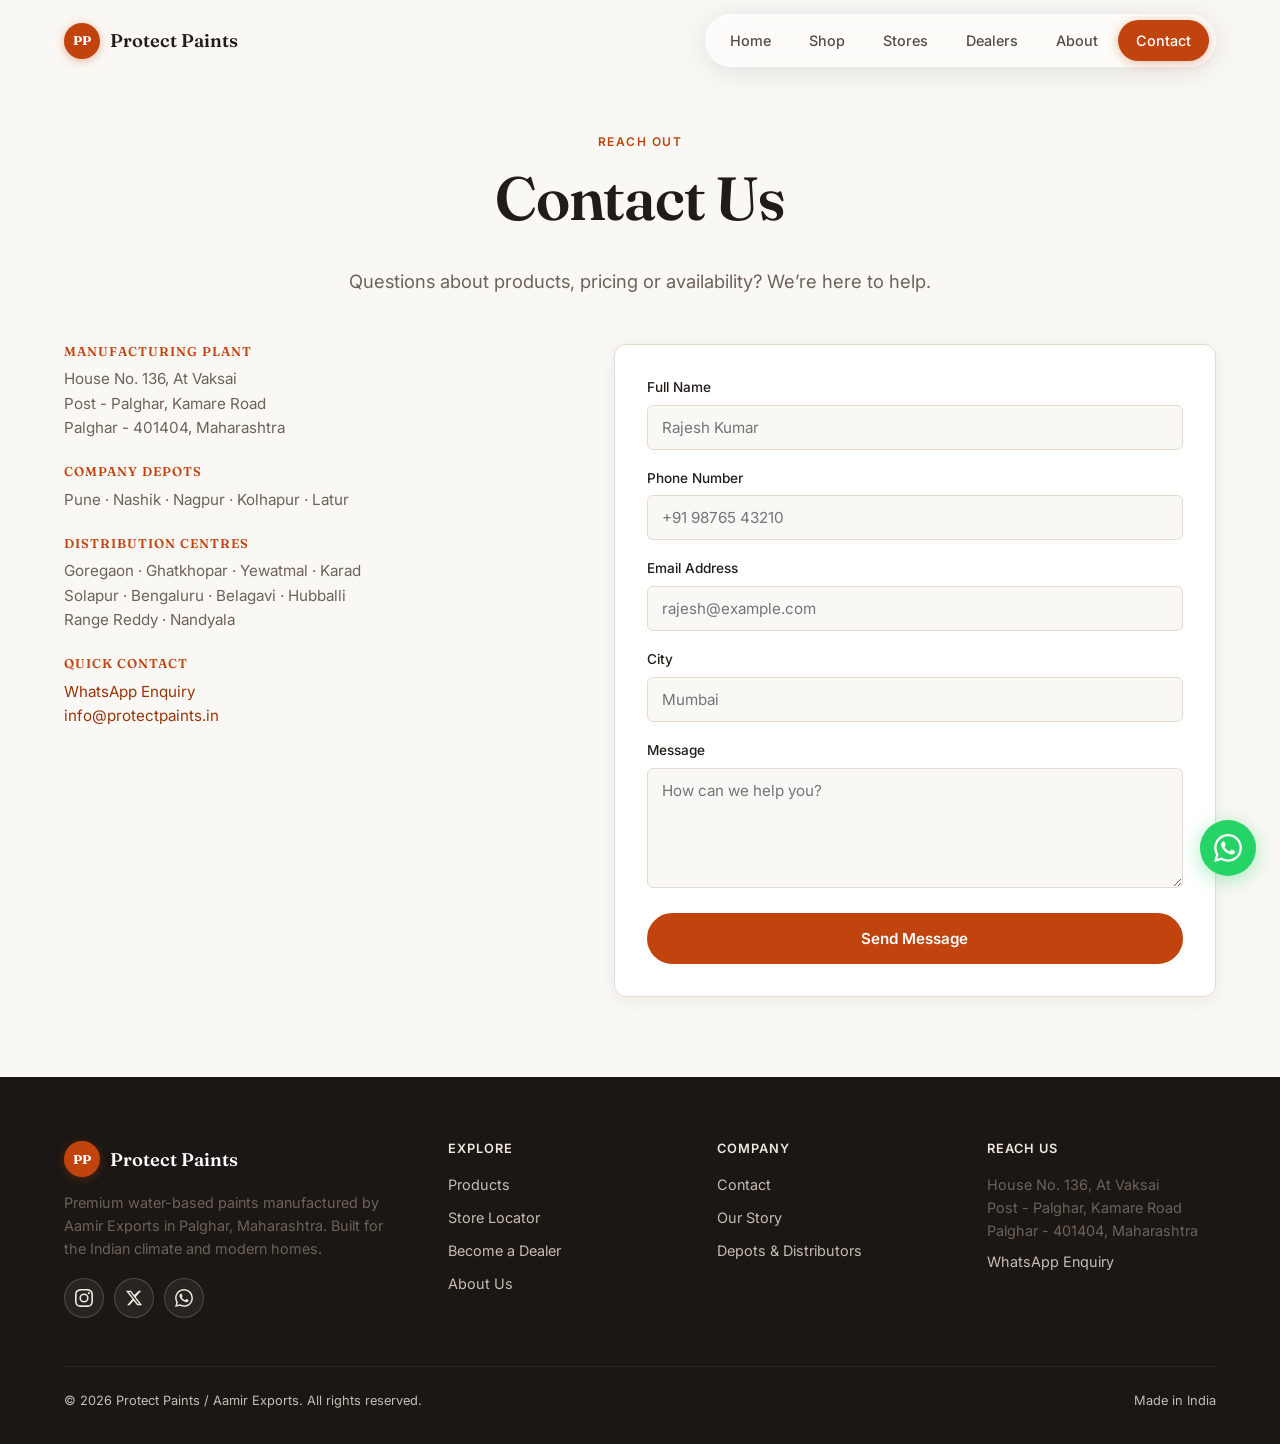
<file: contact.html>
<!DOCTYPE html>
<html lang="en">
<head>
  <meta charset="UTF-8">
  <meta name="viewport" content="width=device-width, initial-scale=1.0">
  <title>Contact Us — Protect Paints</title>
  <meta name="description" content="Get in touch with Protect Paints. Manufacturing plant in Palghar, depots in Pune, Nashik & Nagpur, and distribution centres across India.">
  <link rel="preconnect" href="https://fonts.googleapis.com">
  <link href="https://fonts.googleapis.com/css2?family=Fraunces:ital,wght@0,500;0,600;1,500&family=Inter:wght@400;500;600&display=swap" rel="stylesheet">
  <link rel="stylesheet" href="assets/css/style.css">
</head>
<body>

  <header class="site-header">
    <div class="container header-inner">
      <a href="index.html" class="logo"><span class="logo-mark">PP</span> Protect Paints</a>
      <nav class="nav" aria-label="Main">
        <a href="index.html">Home</a>
        <a href="shop.html">Shop</a>
        <a href="stores.html">Stores</a>
        <a href="dealers.html">Dealers</a>
        <a href="about.html">About</a>
        <a href="contact.html" class="active">Contact</a>
      </nav>
      <button class="nav-toggle" aria-label="Menu" aria-expanded="false"><span></span><span></span><span></span></button>
    </div>
  </header>

  <section class="section" style="padding-top:60px;">
    <div class="container">
      <div style="text-align:center; margin-bottom:48px;">
        <p class="eyebrow">Reach Out</p>
        <h1>Contact Us</h1>
        <p class="lead" style="margin:0 auto;">Questions about products, pricing or availability? We’re here to help.</p>
      </div>

      <div class="contact-grid">
        <div class="contact-info">
          <h3>Manufacturing Plant</h3>
          <p>House No. 136, At Vaksai<br>Post - Palghar, Kamare Road<br>Palghar - 401404, Maharashtra</p>

          <h3>Company Depots</h3>
          <p>Pune · Nashik · Nagpur · Kolhapur · Latur</p>

          <h3>Distribution Centres</h3>
          <p>Goregaon · Ghatkhopar · Yewatmal · Karad<br>Solapur · Bengaluru · Belagavi · Hubballi<br>Range Reddy · Nandyala</p>

          <h3>Quick Contact</h3>
          <p>
            <a href="https://wa.me/918600154337" target="_blank" rel="noopener">WhatsApp Enquiry</a><br>
            <a href="mailto:info@protectpaints.in">info@protectpaints.in</a>
          </p>
        </div>

        <div class="contact-form">
          <form>
            <div class="form-group">
              <label for="c-name">Full Name</label>
              <input type="text" id="c-name" name="name" required placeholder="Rajesh Kumar">
            </div>
            <div class="form-group">
              <label for="c-phone">Phone Number</label>
              <input type="tel" id="c-phone" name="phone" required placeholder="+91 98765 43210">
            </div>
            <div class="form-group">
              <label for="c-email">Email Address</label>
              <input type="email" id="c-email" name="email" placeholder="rajesh@example.com">
            </div>
            <div class="form-group">
              <label for="c-city">City</label>
              <input type="text" id="c-city" name="city" placeholder="Mumbai">
            </div>
            <div class="form-group">
              <label for="c-msg">Message</label>
              <textarea id="c-msg" name="message" required placeholder="How can we help you?"></textarea>
            </div>
            <button type="submit" class="btn btn-primary" style="width:100%;">Send Message</button>
          </form>
        </div>
      </div>
    </div>
  </section>

  <footer class="site-footer">
    <div class="container">
      <div class="footer-grid">
        <div class="footer-brand">
          <a href="index.html" class="logo">
            <span class="logo-mark">PP</span> Protect Paints
          </a>
          <p>Premium water-based paints manufactured by Aamir Exports in Palghar, Maharashtra. Built for the Indian climate and modern homes.</p>
          <div class="footer-social" aria-label="Follow us">
            <a href="https://www.instagram.com/protectpaints" target="_blank" rel="noopener" aria-label="Instagram">
              <svg viewBox="0 0 24 24" aria-hidden="true"><path d="M12 2.163c3.204 0 3.584.012 4.85.07 3.252.148 4.771 1.691 4.919 4.919.058 1.265.069 1.645.069 4.849 0 3.205-.012 3.584-.069 4.849-.149 3.225-1.664 4.771-4.919 4.919-1.266.058-1.644.07-4.85.07-3.204 0-3.584-.012-4.849-.07-3.26-.149-4.771-1.699-4.919-4.92-.058-1.265-.07-1.644-.07-4.849 0-3.204.013-3.583.07-4.849.149-3.227 1.664-4.771 4.919-4.919 1.266-.057 1.645-.069 4.849-.069zM12 0C8.741 0 8.333.014 7.053.072 2.695.272.273 2.69.073 7.052.014 8.333 0 8.741 0 12c0 3.259.014 3.668.072 4.948.2 4.358 2.618 6.78 6.98 6.98C8.333 23.986 8.741 24 12 24c3.259 0 3.668-.014 4.948-.072 4.354-.2 6.782-2.618 6.979-6.98.059-1.28.073-1.689.073-4.948 0-3.259-.014-3.667-.072-4.947-.196-4.354-2.617-6.78-6.979-6.98C15.668.014 15.259 0 12 0zm0 5.838a6.162 6.162 0 100 12.324 6.162 6.162 0 000-12.324zM12 16a4 4 0 110-8 4 4 0 010 8zm6.406-11.845a1.44 1.44 0 100 2.881 1.44 1.44 0 000-2.881z"/></svg>
            </a>
            <a href="https://x.com/protectpaints" target="_blank" rel="noopener" aria-label="X (Twitter)">
              <svg viewBox="0 0 24 24" aria-hidden="true"><path d="M18.244 2.25h3.308l-7.227 8.26 8.502 11.24H16.17l-4.714-6.231-5.401 6.231H2.744l7.227-8.451L1.254 2.25H8.08l4.253 5.622L18.244 2.25zm-1.161 17.52h1.833L7.084 4.126H5.117L17.083 19.77z"/></svg>
            </a>
            <a href="https://wa.me/918600154337" target="_blank" rel="noopener" aria-label="WhatsApp">
              <svg viewBox="0 0 24 24" aria-hidden="true"><path d="M17.472 14.382c-.297-.149-1.758-.867-2.03-.967-.273-.099-.471-.148-.67.15-.197.297-.767.966-.94 1.164-.173.199-.347.223-.644.075-.297-.15-1.255-.463-2.39-1.475-.883-.788-1.48-1.761-1.653-2.059-.173-.297-.018-.458.13-.606.134-.133.298-.347.446-.52.149-.174.198-.298.298-.497.099-.198.05-.371-.025-.52-.075-.149-.669-1.612-.916-2.207-.242-.579-.487-.5-.669-.51-.173-.008-.371-.01-.57-.01-.198 0-.52.074-.792.372-.272.297-1.04 1.016-1.04 2.479 0 1.462 1.065 2.875 1.213 3.074.149.198 2.096 3.2 5.077 4.487.709.306 1.262.489 1.694.625.712.227 1.36.195 1.871.118.571-.085 1.758-.719 2.006-1.413.248-.694.248-1.289.173-1.413-.074-.124-.272-.198-.57-.347m-5.421 7.403h-.004a9.87 9.87 0 01-5.031-1.378l-.361-.214-3.741.982.998-3.648-.235-.374a9.86 9.86 0 01-1.51-5.26c.001-5.45 4.436-9.884 9.888-9.884 2.64 0 5.122 1.03 6.988 2.898a9.825 9.825 0 012.893 6.994c-.003 5.45-4.435 9.884-9.885 9.884m8.413-18.297A11.815 11.815 0 0012.05 0C5.495 0 .16 5.335.157 11.892c0 2.096.547 4.142 1.588 5.945L.057 24l6.305-1.654a11.882 11.882 0 005.683 1.448h.005c6.554 0 11.89-5.335 11.893-11.893a11.821 11.821 0 00-3.48-8.413z"/></svg>
            </a>
          </div>
        </div>
        <div class="footer-col">
          <h4>Explore</h4>
          <a href="shop.html">Products</a>
          <a href="stores.html">Store Locator</a>
          <a href="dealers.html">Become a Dealer</a>
          <a href="about.html">About Us</a>
        </div>
        <div class="footer-col">
          <h4>Company</h4>
          <a href="contact.html">Contact</a>
          <a href="about.html">Our Story</a>
          <a href="stores.html">Depots &amp; Distributors</a>
        </div>
        <div class="footer-col">
          <h4>Reach Us</h4>
          <p style="font-size:0.9rem; margin:0 0 8px;">House No. 136, At Vaksai<br>Post - Palghar, Kamare Road<br>Palghar - 401404, Maharashtra</p>
          <a href="https://wa.me/918600154337" target="_blank" rel="noopener">WhatsApp Enquiry</a>
        </div>
      </div>
      <div class="footer-bottom">
        <span>© 2026 Protect Paints / Aamir Exports. All rights reserved.</span>
        <span>Made in India</span>
      </div>
    </div>
  </footer>

  <a href="https://wa.me/918600154337?text=Hi%2C%20I%27m%20interested%20in%20Protect%20Paints" class="wa-float" target="_blank" rel="noopener" aria-label="Chat on WhatsApp">
    <svg viewBox="0 0 24 24" fill="currentColor"><path d="M17.472 14.382c-.297-.149-1.758-.867-2.03-.967-.273-.099-.471-.148-.67.15-.197.297-.767.966-.94 1.164-.173.199-.347.223-.644.075-.297-.15-1.255-.463-2.39-1.475-.883-.788-1.48-1.761-1.653-2.059-.173-.297-.018-.458.13-.606.134-.133.298-.347.446-.52.149-.174.198-.298.298-.497.099-.198.05-.371-.025-.52-.075-.149-.669-1.612-.916-2.207-.242-.579-.487-.5-.669-.51-.173-.008-.371-.01-.57-.01-.198 0-.52.074-.792.372-.272.297-1.04 1.016-1.04 2.479 0 1.462 1.065 2.875 1.213 3.074.149.198 2.096 3.2 5.077 4.487.709.306 1.262.489 1.694.625.712.227 1.36.195 1.871.118.571-.085 1.758-.719 2.006-1.413.248-.694.248-1.289.173-1.413-.074-.124-.272-.198-.57-.347m-5.421 7.403h-.004a9.87 9.87 0 01-5.031-1.378l-.361-.214-3.741.982.998-3.648-.235-.374a9.86 9.86 0 01-1.51-5.26c.001-5.45 4.436-9.884 9.888-9.884 2.64 0 5.122 1.03 6.988 2.898a9.825 9.825 0 012.893 6.994c-.003 5.45-4.435 9.884-9.885 9.884m8.413-18.297A11.815 11.815 0 0012.05 0C5.495 0 .16 5.335.157 11.892c0 2.096.547 4.142 1.588 5.945L.057 24l6.305-1.654a11.882 11.882 0 005.683 1.448h.005c6.554 0 11.89-5.335 11.893-11.893a11.821 11.821 0 00-3.48-8.413z"/></svg>
  </a>
  <script src="assets/js/main.js"></script>
</body>
</html>
</file>
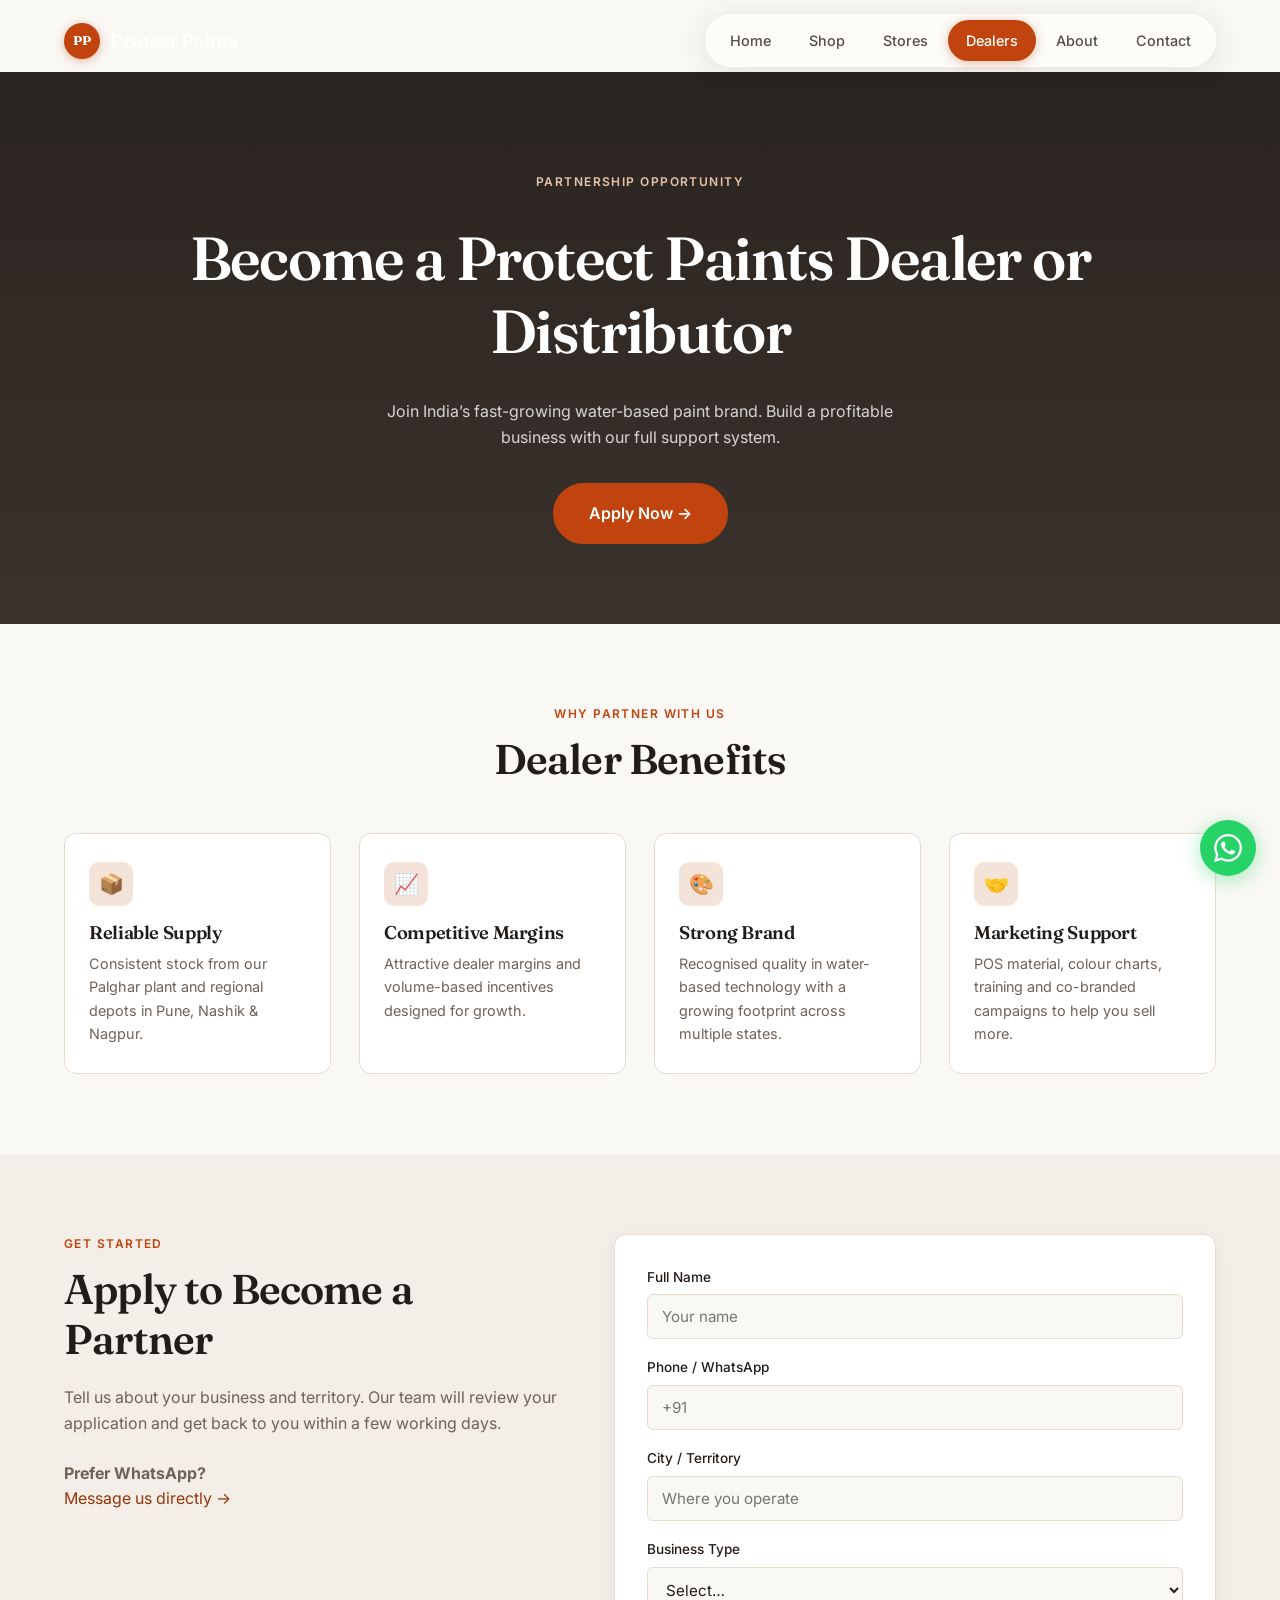
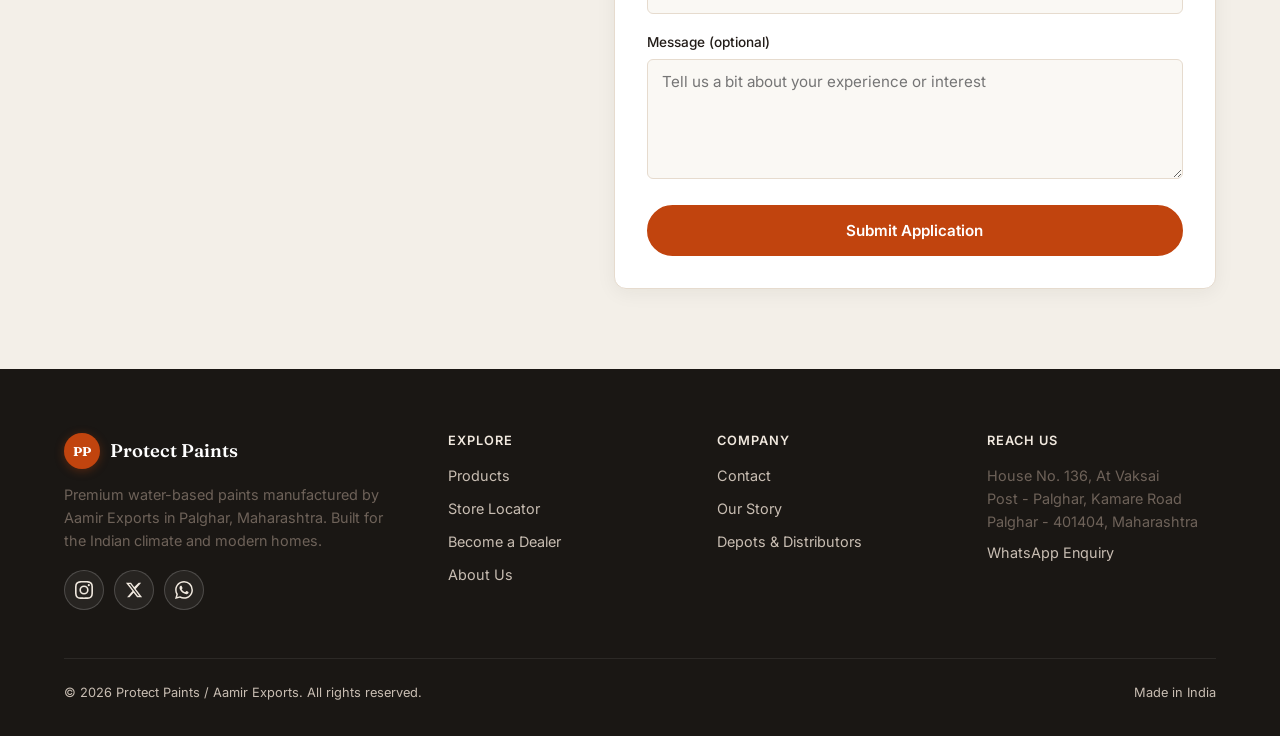
<file: dealers.html>
<!DOCTYPE html>
<html lang="en">
<head>
  <meta charset="UTF-8">
  <meta name="viewport" content="width=device-width, initial-scale=1.0">
  <title>Become a Dealer — Protect Paints</title>
  <meta name="description" content="Join Protect Paints as a dealer or distributor. Competitive margins, reliable supply and full brand support across India.">
  <link rel="preconnect" href="https://fonts.googleapis.com">
  <link href="https://fonts.googleapis.com/css2?family=Fraunces:ital,wght@0,500;0,600;1,500&family=Inter:wght@400;500;600&display=swap" rel="stylesheet">
  <link rel="stylesheet" href="assets/css/style.css">
</head>
<body>

  <header class="site-header">
    <div class="container header-inner">
      <a href="index.html" class="logo"><span class="logo-mark">PP</span> Protect Paints</a>
      <nav class="nav" aria-label="Main">
        <a href="index.html">Home</a>
        <a href="shop.html">Shop</a>
        <a href="stores.html">Stores</a>
        <a href="dealers.html" class="active">Dealers</a>
        <a href="about.html">About</a>
        <a href="contact.html">Contact</a>
      </nav>
      <button class="nav-toggle" aria-label="Menu" aria-expanded="false"><span></span><span></span><span></span></button>
    </div>
  </header>

  <section class="page-hero">
    <div class="container">
      <p class="eyebrow">Partnership Opportunity</p>
      <h1>Become a Protect Paints Dealer or Distributor</h1>
      <p>Join India’s fast-growing water-based paint brand. Build a profitable business with our full support system.</p>
      <a href="#apply" class="btn btn-primary btn-lg">Apply Now →</a>
    </div>
  </section>

  <section class="section">
    <div class="container">
      <div style="text-align:center; margin-bottom:48px;">
        <p class="eyebrow">Why Partner With Us</p>
        <h2>Dealer Benefits</h2>
      </div>
      <div class="benefits">
        <div class="benefit-card">
          <div class="icon">📦</div>
          <h3>Reliable Supply</h3>
          <p>Consistent stock from our Palghar plant and regional depots in Pune, Nashik &amp; Nagpur.</p>
        </div>
        <div class="benefit-card">
          <div class="icon">📈</div>
          <h3>Competitive Margins</h3>
          <p>Attractive dealer margins and volume-based incentives designed for growth.</p>
        </div>
        <div class="benefit-card">
          <div class="icon">🎨</div>
          <h3>Strong Brand</h3>
          <p>Recognised quality in water-based technology with a growing footprint across multiple states.</p>
        </div>
        <div class="benefit-card">
          <div class="icon">🤝</div>
          <h3>Marketing Support</h3>
          <p>POS material, colour charts, training and co-branded campaigns to help you sell more.</p>
        </div>
      </div>
    </div>
  </section>

  <section class="section section-alt" id="apply">
    <div class="container">
      <div class="contact-grid">
        <div>
          <p class="eyebrow">Get Started</p>
          <h2>Apply to Become a Partner</h2>
          <p>Tell us about your business and territory. Our team will review your application and get back to you within a few working days.</p>
          <p style="margin-top:1.5rem;"><strong>Prefer WhatsApp?</strong><br>
          <a href="https://wa.me/918600154337?text=Hi%2C%20I%20want%20to%20become%20a%20Protect%20Paints%20dealer" target="_blank" rel="noopener">Message us directly →</a></p>
        </div>
        <div class="contact-form dealer-form">
          <form>
            <div class="form-group">
              <label for="d-name">Full Name</label>
              <input type="text" id="d-name" name="name" required placeholder="Your name">
            </div>
            <div class="form-group">
              <label for="d-phone">Phone / WhatsApp</label>
              <input type="tel" id="d-phone" name="phone" required placeholder="+91">
            </div>
            <div class="form-group">
              <label for="d-city">City / Territory</label>
              <input type="text" id="d-city" name="city" required placeholder="Where you operate">
            </div>
            <div class="form-group">
              <label for="d-business">Business Type</label>
              <select id="d-business" name="business">
                <option value="">Select…</option>
                <option>Existing paint retailer</option>
                <option>Hardware / building materials</option>
                <option>New dealership</option>
                <option>Distributor</option>
                <option>Other</option>
              </select>
            </div>
            <div class="form-group">
              <label for="d-msg">Message (optional)</label>
              <textarea id="d-msg" name="message" placeholder="Tell us a bit about your experience or interest"></textarea>
            </div>
            <button type="submit" class="btn btn-primary" style="width:100%;">Submit Application</button>
          </form>
        </div>
      </div>
    </div>
  </section>

  <footer class="site-footer">
    <div class="container">
      <div class="footer-grid">
        <div class="footer-brand">
          <a href="index.html" class="logo">
            <span class="logo-mark">PP</span> Protect Paints
          </a>
          <p>Premium water-based paints manufactured by Aamir Exports in Palghar, Maharashtra. Built for the Indian climate and modern homes.</p>
          <div class="footer-social" aria-label="Follow us">
            <a href="https://www.instagram.com/protectpaints" target="_blank" rel="noopener" aria-label="Instagram">
              <svg viewBox="0 0 24 24" aria-hidden="true"><path d="M12 2.163c3.204 0 3.584.012 4.85.07 3.252.148 4.771 1.691 4.919 4.919.058 1.265.069 1.645.069 4.849 0 3.205-.012 3.584-.069 4.849-.149 3.225-1.664 4.771-4.919 4.919-1.266.058-1.644.07-4.85.07-3.204 0-3.584-.012-4.849-.07-3.26-.149-4.771-1.699-4.919-4.92-.058-1.265-.07-1.644-.07-4.849 0-3.204.013-3.583.07-4.849.149-3.227 1.664-4.771 4.919-4.919 1.266-.057 1.645-.069 4.849-.069zM12 0C8.741 0 8.333.014 7.053.072 2.695.272.273 2.69.073 7.052.014 8.333 0 8.741 0 12c0 3.259.014 3.668.072 4.948.2 4.358 2.618 6.78 6.98 6.98C8.333 23.986 8.741 24 12 24c3.259 0 3.668-.014 4.948-.072 4.354-.2 6.782-2.618 6.979-6.98.059-1.28.073-1.689.073-4.948 0-3.259-.014-3.667-.072-4.947-.196-4.354-2.617-6.78-6.979-6.98C15.668.014 15.259 0 12 0zm0 5.838a6.162 6.162 0 100 12.324 6.162 6.162 0 000-12.324zM12 16a4 4 0 110-8 4 4 0 010 8zm6.406-11.845a1.44 1.44 0 100 2.881 1.44 1.44 0 000-2.881z"/></svg>
            </a>
            <a href="https://x.com/protectpaints" target="_blank" rel="noopener" aria-label="X (Twitter)">
              <svg viewBox="0 0 24 24" aria-hidden="true"><path d="M18.244 2.25h3.308l-7.227 8.26 8.502 11.24H16.17l-4.714-6.231-5.401 6.231H2.744l7.227-8.451L1.254 2.25H8.08l4.253 5.622L18.244 2.25zm-1.161 17.52h1.833L7.084 4.126H5.117L17.083 19.77z"/></svg>
            </a>
            <a href="https://wa.me/918600154337" target="_blank" rel="noopener" aria-label="WhatsApp">
              <svg viewBox="0 0 24 24" aria-hidden="true"><path d="M17.472 14.382c-.297-.149-1.758-.867-2.03-.967-.273-.099-.471-.148-.67.15-.197.297-.767.966-.94 1.164-.173.199-.347.223-.644.075-.297-.15-1.255-.463-2.39-1.475-.883-.788-1.48-1.761-1.653-2.059-.173-.297-.018-.458.13-.606.134-.133.298-.347.446-.52.149-.174.198-.298.298-.497.099-.198.05-.371-.025-.52-.075-.149-.669-1.612-.916-2.207-.242-.579-.487-.5-.669-.51-.173-.008-.371-.01-.57-.01-.198 0-.52.074-.792.372-.272.297-1.04 1.016-1.04 2.479 0 1.462 1.065 2.875 1.213 3.074.149.198 2.096 3.2 5.077 4.487.709.306 1.262.489 1.694.625.712.227 1.36.195 1.871.118.571-.085 1.758-.719 2.006-1.413.248-.694.248-1.289.173-1.413-.074-.124-.272-.198-.57-.347m-5.421 7.403h-.004a9.87 9.87 0 01-5.031-1.378l-.361-.214-3.741.982.998-3.648-.235-.374a9.86 9.86 0 01-1.51-5.26c.001-5.45 4.436-9.884 9.888-9.884 2.64 0 5.122 1.03 6.988 2.898a9.825 9.825 0 012.893 6.994c-.003 5.45-4.435 9.884-9.885 9.884m8.413-18.297A11.815 11.815 0 0012.05 0C5.495 0 .16 5.335.157 11.892c0 2.096.547 4.142 1.588 5.945L.057 24l6.305-1.654a11.882 11.882 0 005.683 1.448h.005c6.554 0 11.89-5.335 11.893-11.893a11.821 11.821 0 00-3.48-8.413z"/></svg>
            </a>
          </div>
        </div>
        <div class="footer-col">
          <h4>Explore</h4>
          <a href="shop.html">Products</a>
          <a href="stores.html">Store Locator</a>
          <a href="dealers.html">Become a Dealer</a>
          <a href="about.html">About Us</a>
        </div>
        <div class="footer-col">
          <h4>Company</h4>
          <a href="contact.html">Contact</a>
          <a href="about.html">Our Story</a>
          <a href="stores.html">Depots &amp; Distributors</a>
        </div>
        <div class="footer-col">
          <h4>Reach Us</h4>
          <p style="font-size:0.9rem; margin:0 0 8px;">House No. 136, At Vaksai<br>Post - Palghar, Kamare Road<br>Palghar - 401404, Maharashtra</p>
          <a href="https://wa.me/918600154337" target="_blank" rel="noopener">WhatsApp Enquiry</a>
        </div>
      </div>
      <div class="footer-bottom">
        <span>© 2026 Protect Paints / Aamir Exports. All rights reserved.</span>
        <span>Made in India</span>
      </div>
    </div>
  </footer>

  <a href="https://wa.me/918600154337?text=Hi%2C%20I%20want%20to%20become%20a%20Protect%20Paints%20dealer" class="wa-float" target="_blank" rel="noopener" aria-label="Chat on WhatsApp">
    <svg viewBox="0 0 24 24" fill="currentColor"><path d="M17.472 14.382c-.297-.149-1.758-.867-2.03-.967-.273-.099-.471-.148-.67.15-.197.297-.767.966-.94 1.164-.173.199-.347.223-.644.075-.297-.15-1.255-.463-2.39-1.475-.883-.788-1.48-1.761-1.653-2.059-.173-.297-.018-.458.13-.606.134-.133.298-.347.446-.52.149-.174.198-.298.298-.497.099-.198.05-.371-.025-.52-.075-.149-.669-1.612-.916-2.207-.242-.579-.487-.5-.669-.51-.173-.008-.371-.01-.57-.01-.198 0-.52.074-.792.372-.272.297-1.04 1.016-1.04 2.479 0 1.462 1.065 2.875 1.213 3.074.149.198 2.096 3.2 5.077 4.487.709.306 1.262.489 1.694.625.712.227 1.36.195 1.871.118.571-.085 1.758-.719 2.006-1.413.248-.694.248-1.289.173-1.413-.074-.124-.272-.198-.57-.347m-5.421 7.403h-.004a9.87 9.87 0 01-5.031-1.378l-.361-.214-3.741.982.998-3.648-.235-.374a9.86 9.86 0 01-1.51-5.26c.001-5.45 4.436-9.884 9.888-9.884 2.64 0 5.122 1.03 6.988 2.898a9.825 9.825 0 012.893 6.994c-.003 5.45-4.435 9.884-9.885 9.884m8.413-18.297A11.815 11.815 0 0012.05 0C5.495 0 .16 5.335.157 11.892c0 2.096.547 4.142 1.588 5.945L.057 24l6.305-1.654a11.882 11.882 0 005.683 1.448h.005c6.554 0 11.89-5.335 11.893-11.893a11.821 11.821 0 00-3.48-8.413z"/></svg>
  </a>
  <script src="assets/js/main.js"></script>
</body>
</html>
</file>
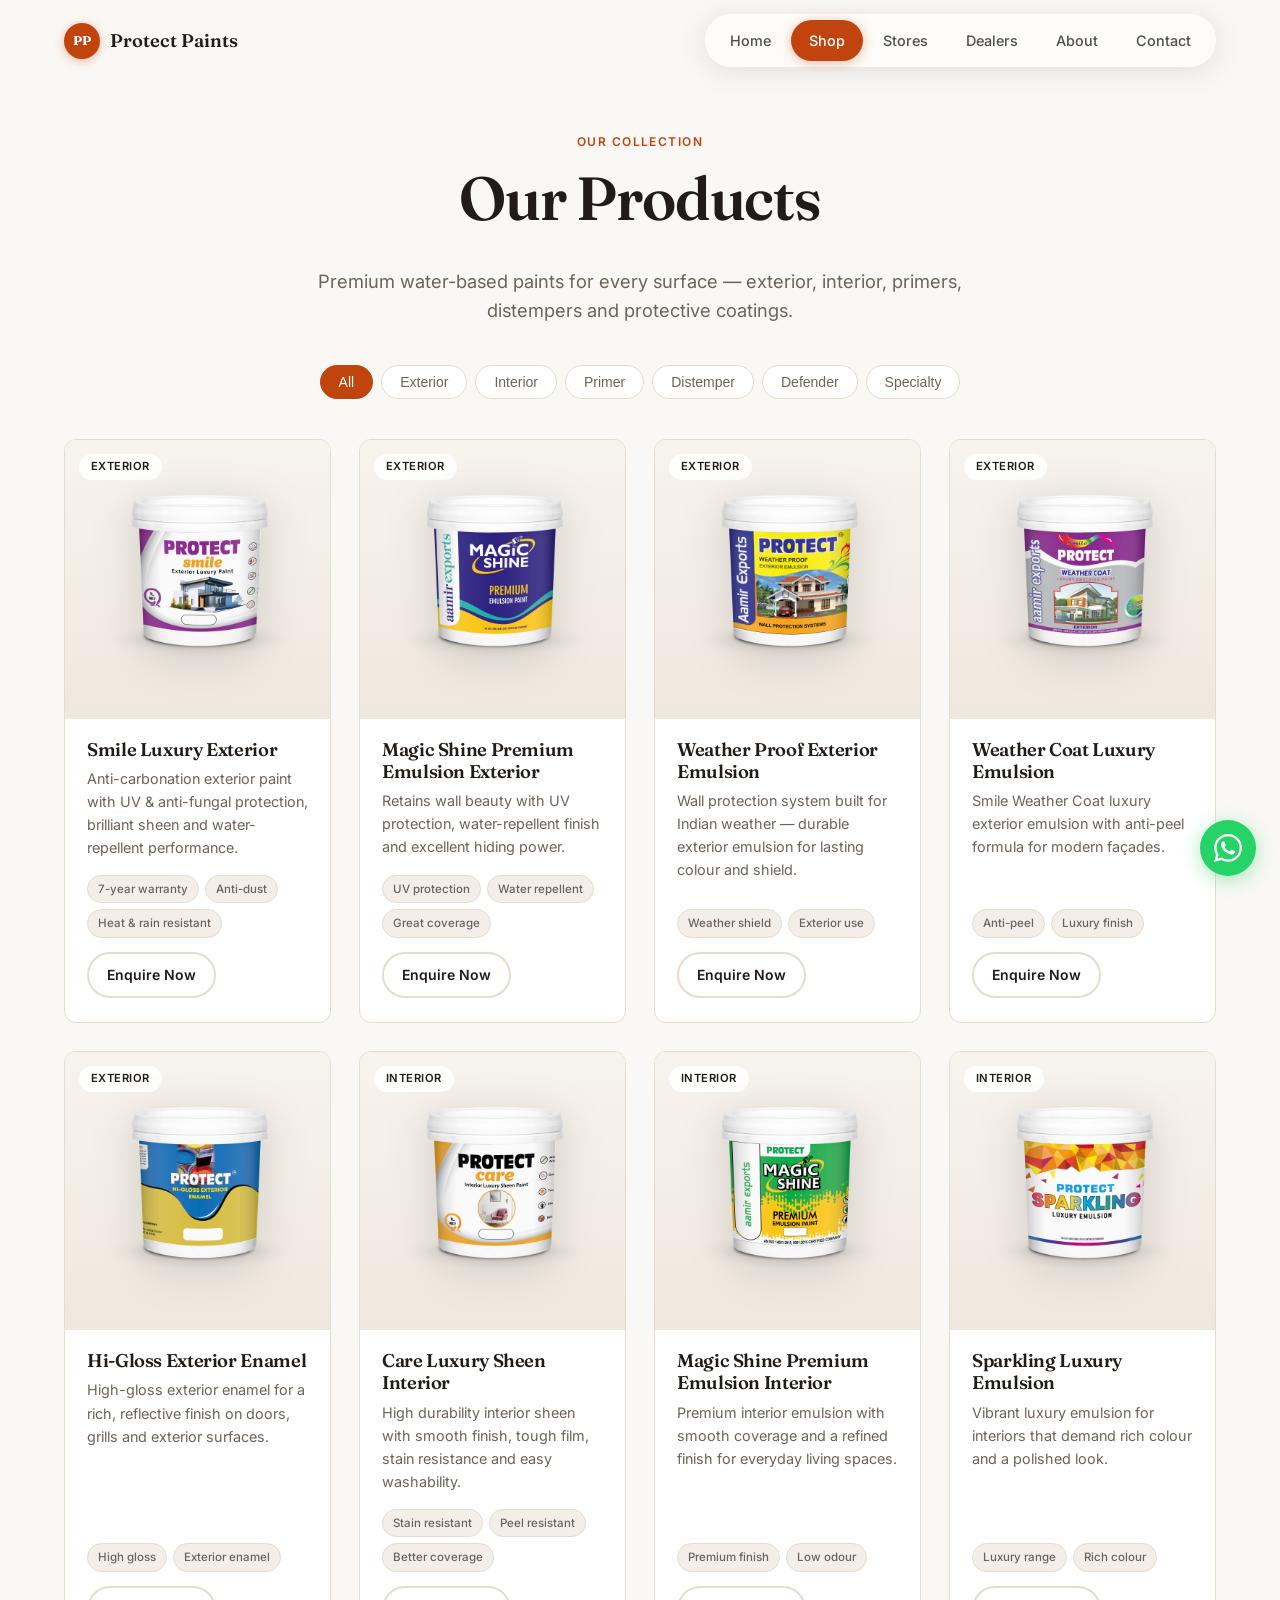
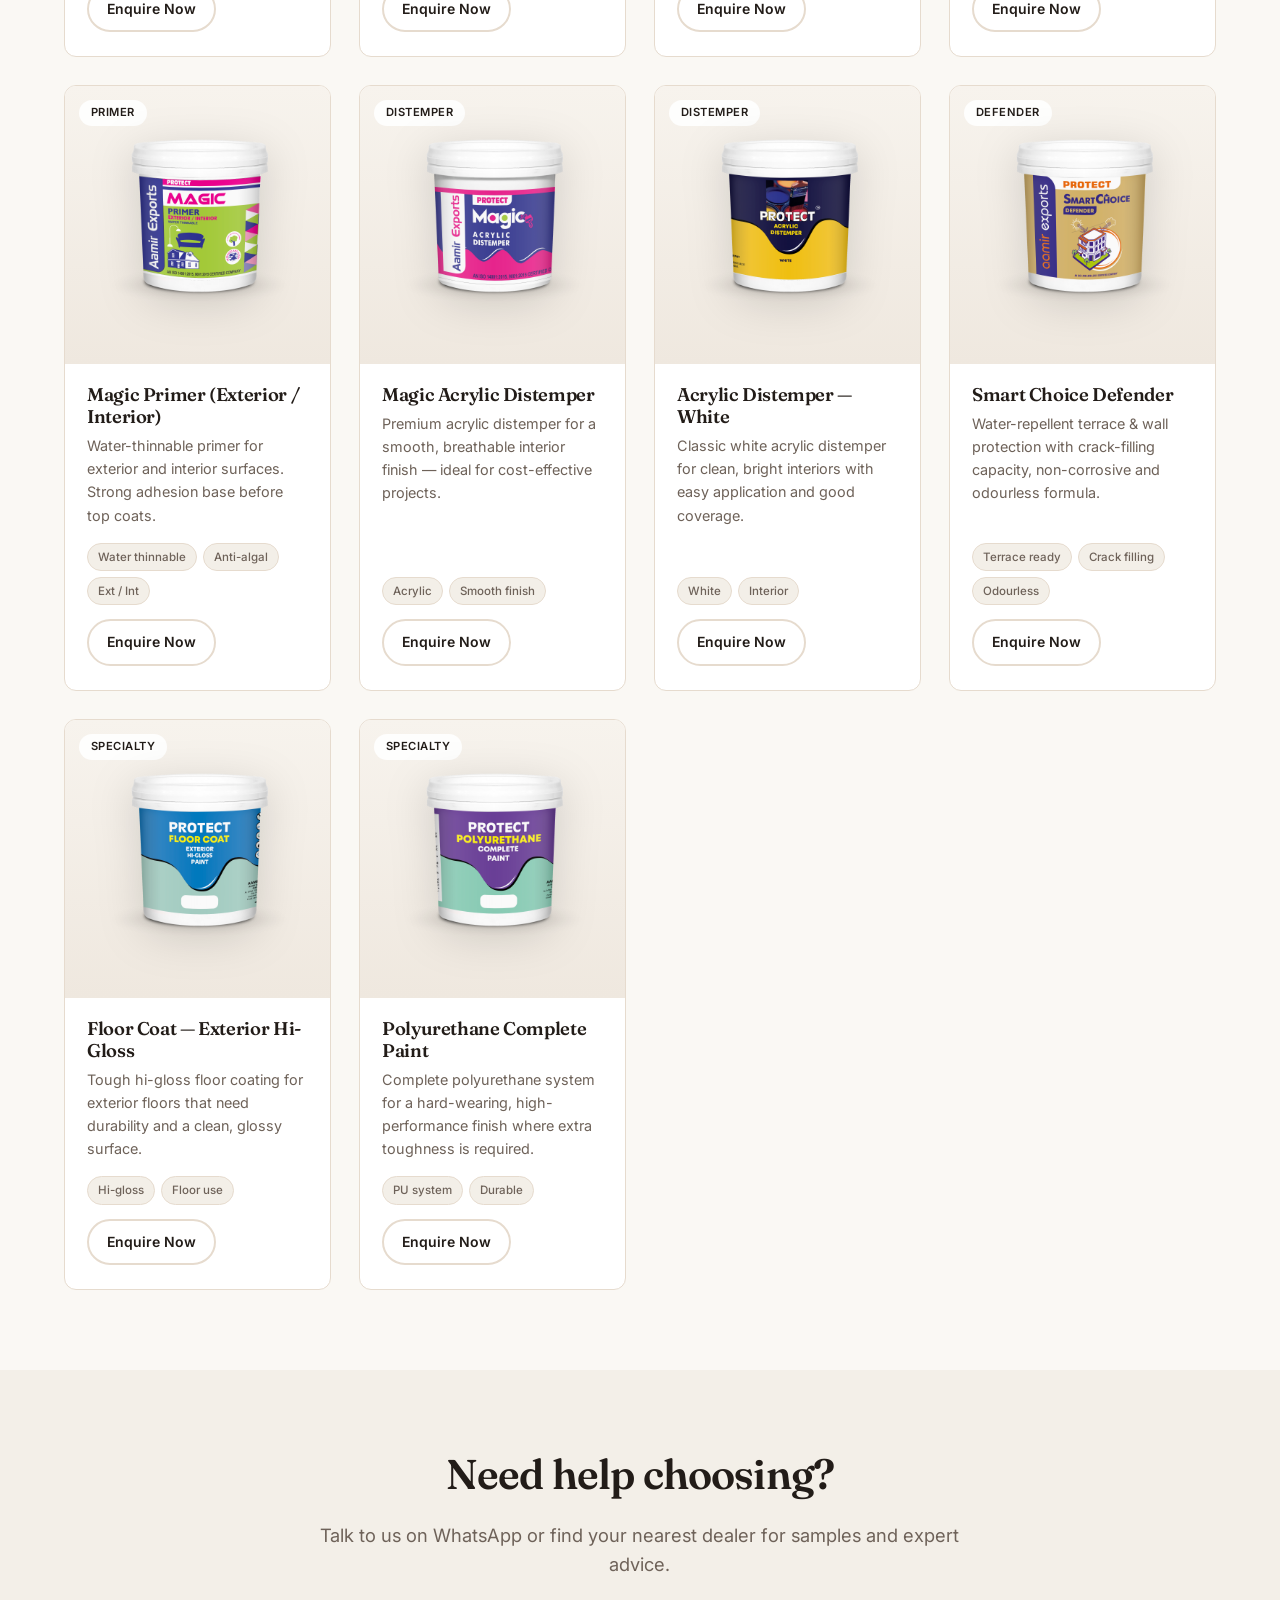
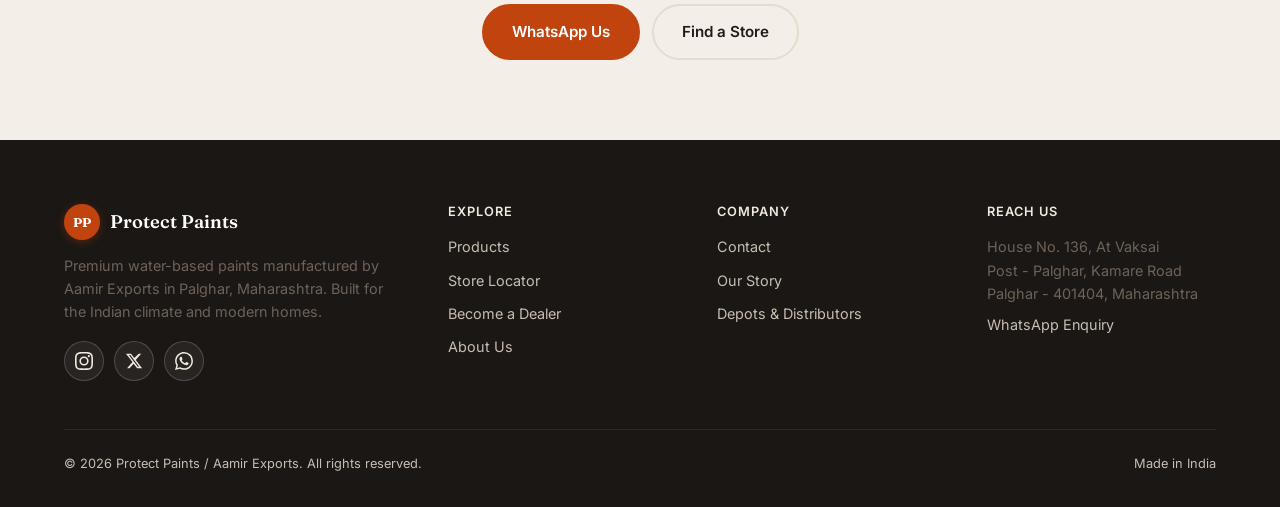
<file: shop.html>
<!DOCTYPE html>
<html lang="en">
<head>
  <meta charset="UTF-8">
  <meta name="viewport" content="width=device-width, initial-scale=1.0">
  <title>Our Products — Protect Paints</title>
  <meta name="description" content="Explore the full range of Protect Paints: exterior emulsions, interior sheens, primers, distempers, defender coatings and more.">
  <link rel="preconnect" href="https://fonts.googleapis.com">
  <link href="https://fonts.googleapis.com/css2?family=Fraunces:ital,wght@0,500;0,600;1,500&family=Inter:wght@400;500;600&display=swap" rel="stylesheet">
  <link rel="stylesheet" href="assets/css/style.css">
  <style>
    .product-features { display:flex; flex-wrap:wrap; gap:6px; margin:0 0 14px; padding:0; list-style:none; }
    .product-features li { font-size:0.72rem; font-weight:500; padding:4px 10px; border-radius:999px; background:var(--bg-alt); border:1px solid var(--line); color:var(--ink-soft); }
  </style>
</head>
<body>
  <header class="site-header">
    <div class="container header-inner">
      <a href="index.html" class="logo"><span class="logo-mark">PP</span> Protect Paints</a>
      <nav class="nav" aria-label="Main">
        <a href="index.html">Home</a>
        <a href="shop.html" class="active">Shop</a>
        <a href="stores.html">Stores</a>
        <a href="dealers.html">Dealers</a>
        <a href="about.html">About</a>
        <a href="contact.html">Contact</a>
      </nav>
      <button class="nav-toggle" aria-label="Menu" aria-expanded="false"><span></span><span></span><span></span></button>
    </div>
  </header>

  <section class="section" style="padding-top:60px;">
    <div class="container">
      <div style="text-align:center; margin-bottom:40px;">
        <p class="eyebrow">Our Collection</p>
        <h1>Our Products</h1>
        <p class="lead" style="margin:0 auto;">Premium water-based paints for every surface — exterior, interior, primers, distempers and protective coatings.</p>
      </div>

      <div class="product-filters">
        <button class="filter-btn active" data-filter="all">All</button>
        <button class="filter-btn" data-filter="exterior">Exterior</button>
        <button class="filter-btn" data-filter="interior">Interior</button>
        <button class="filter-btn" data-filter="primer">Primer</button>
        <button class="filter-btn" data-filter="distemper">Distemper</button>
        <button class="filter-btn" data-filter="defender">Defender</button>
        <button class="filter-btn" data-filter="specialty">Specialty</button>
      </div>

      <div class="product-grid">

        <article class="product-card" data-cat="exterior">
          <div class="product-img">
            <span class="product-tag">Exterior</span>
            <img src="assets/images/products/smile_exterior.png" alt="Protect Smile Exterior Luxury Paint">
          </div>
          <div class="product-body">
            <h3>Smile Luxury Exterior</h3>
            <p>Anti-carbonation exterior paint with UV & anti-fungal protection, brilliant sheen and water-repellent performance.</p>
            <ul class="product-features"><li>7-year warranty</li><li>Anti-dust</li><li>Heat & rain resistant</li></ul>
            <a href="https://wa.me/918600154337?text=Hi%2C%20I%20want%20details%20on%20Smile%20Luxury%20Exterior" class="btn btn-sm btn-outline" target="_blank" rel="noopener">Enquire Now</a>
          </div>
        </article>

        <article class="product-card" data-cat="exterior">
          <div class="product-img">
            <span class="product-tag">Exterior</span>
            <img src="assets/images/products/magic_shine_exterior.png" alt="Magic Shine Premium Emulsion Exterior">
          </div>
          <div class="product-body">
            <h3>Magic Shine Premium Emulsion Exterior</h3>
            <p>Retains wall beauty with UV protection, water-repellent finish and excellent hiding power.</p>
            <ul class="product-features"><li>UV protection</li><li>Water repellent</li><li>Great coverage</li></ul>
            <a href="https://wa.me/918600154337?text=Hi%2C%20I%20want%20details%20on%20Magic%20Shine%20Exterior" class="btn btn-sm btn-outline" target="_blank" rel="noopener">Enquire Now</a>
          </div>
        </article>

        <article class="product-card" data-cat="exterior">
          <div class="product-img">
            <span class="product-tag">Exterior</span>
            <img src="assets/images/products/weather_proof.png" alt="Protect Weather Proof Exterior Emulsion">
          </div>
          <div class="product-body">
            <h3>Weather Proof Exterior Emulsion</h3>
            <p>Wall protection system built for Indian weather — durable exterior emulsion for lasting colour and shield.</p>
            <ul class="product-features"><li>Weather shield</li><li>Exterior use</li></ul>
            <a href="https://wa.me/918600154337?text=Hi%2C%20I%20want%20details%20on%20Weather%20Proof%20Exterior%20Emulsion" class="btn btn-sm btn-outline" target="_blank" rel="noopener">Enquire Now</a>
          </div>
        </article>

        <article class="product-card" data-cat="exterior">
          <div class="product-img">
            <span class="product-tag">Exterior</span>
            <img src="assets/images/products/weather_coat_smile.png" alt="Protect Weather Coat Luxury Emulsion">
          </div>
          <div class="product-body">
            <h3>Weather Coat Luxury Emulsion</h3>
            <p>Smile Weather Coat luxury exterior emulsion with anti-peel formula for modern façades.</p>
            <ul class="product-features"><li>Anti-peel</li><li>Luxury finish</li></ul>
            <a href="https://wa.me/918600154337?text=Hi%2C%20I%20want%20details%20on%20Weather%20Coat%20Luxury%20Emulsion" class="btn btn-sm btn-outline" target="_blank" rel="noopener">Enquire Now</a>
          </div>
        </article>

        <article class="product-card" data-cat="exterior">
          <div class="product-img">
            <span class="product-tag">Exterior</span>
            <img src="assets/images/products/hi_gloss_exterior_enamel.png" alt="Protect Hi-Gloss Exterior Enamel">
          </div>
          <div class="product-body">
            <h3>Hi-Gloss Exterior Enamel</h3>
            <p>High-gloss exterior enamel for a rich, reflective finish on doors, grills and exterior surfaces.</p>
            <ul class="product-features"><li>High gloss</li><li>Exterior enamel</li></ul>
            <a href="https://wa.me/918600154337?text=Hi%2C%20I%20want%20details%20on%20Hi-Gloss%20Exterior%20Enamel" class="btn btn-sm btn-outline" target="_blank" rel="noopener">Enquire Now</a>
          </div>
        </article>

        <article class="product-card" data-cat="interior">
          <div class="product-img">
            <span class="product-tag">Interior</span>
            <img src="assets/images/products/care.png" alt="Protect Care Interior Luxury Sheen">
          </div>
          <div class="product-body">
            <h3>Care Luxury Sheen Interior</h3>
            <p>High durability interior sheen with smooth finish, tough film, stain resistance and easy washability.</p>
            <ul class="product-features"><li>Stain resistant</li><li>Peel resistant</li><li>Better coverage</li></ul>
            <a href="https://wa.me/918600154337?text=Hi%2C%20I%20want%20details%20on%20Care%20Luxury%20Sheen" class="btn btn-sm btn-outline" target="_blank" rel="noopener">Enquire Now</a>
          </div>
        </article>

        <article class="product-card" data-cat="interior">
          <div class="product-img">
            <span class="product-tag">Interior</span>
            <img src="assets/images/products/magic_shine_interior.png" alt="Magic Shine Premium Emulsion Interior">
          </div>
          <div class="product-body">
            <h3>Magic Shine Premium Emulsion Interior</h3>
            <p>Premium interior emulsion with smooth coverage and a refined finish for everyday living spaces.</p>
            <ul class="product-features"><li>Premium finish</li><li>Low odour</li></ul>
            <a href="https://wa.me/918600154337?text=Hi%2C%20I%20want%20details%20on%20Magic%20Shine%20Interior" class="btn btn-sm btn-outline" target="_blank" rel="noopener">Enquire Now</a>
          </div>
        </article>

        <article class="product-card" data-cat="interior">
          <div class="product-img">
            <span class="product-tag">Interior</span>
            <img src="assets/images/products/sparkling.png" alt="Protect Sparkling Luxury Emulsion">
          </div>
          <div class="product-body">
            <h3>Sparkling Luxury Emulsion</h3>
            <p>Vibrant luxury emulsion for interiors that demand rich colour and a polished look.</p>
            <ul class="product-features"><li>Luxury range</li><li>Rich colour</li></ul>
            <a href="https://wa.me/918600154337?text=Hi%2C%20I%20want%20details%20on%20Sparkling%20Luxury%20Emulsion" class="btn btn-sm btn-outline" target="_blank" rel="noopener">Enquire Now</a>
          </div>
        </article>

        <article class="product-card" data-cat="primer">
          <div class="product-img">
            <span class="product-tag">Primer</span>
            <img src="assets/images/products/primer_magic.png" alt="Protect Magic Primer">
          </div>
          <div class="product-body">
            <h3>Magic Primer (Exterior / Interior)</h3>
            <p>Water-thinnable primer for exterior and interior surfaces. Strong adhesion base before top coats.</p>
            <ul class="product-features"><li>Water thinnable</li><li>Anti-algal</li><li>Ext / Int</li></ul>
            <a href="https://wa.me/918600154337?text=Hi%2C%20I%20want%20details%20on%20Magic%20Primer" class="btn btn-sm btn-outline" target="_blank" rel="noopener">Enquire Now</a>
          </div>
        </article>

        <article class="product-card" data-cat="distemper">
          <div class="product-img">
            <span class="product-tag">Distemper</span>
            <img src="assets/images/products/distemper_magic.png" alt="Protect Magic Acrylic Distemper">
          </div>
          <div class="product-body">
            <h3>Magic Acrylic Distemper</h3>
            <p>Premium acrylic distemper for a smooth, breathable interior finish — ideal for cost-effective projects.</p>
            <ul class="product-features"><li>Acrylic</li><li>Smooth finish</li></ul>
            <a href="https://wa.me/918600154337?text=Hi%2C%20I%20want%20details%20on%20Magic%20Acrylic%20Distemper" class="btn btn-sm btn-outline" target="_blank" rel="noopener">Enquire Now</a>
          </div>
        </article>

        <article class="product-card" data-cat="distemper">
          <div class="product-img">
            <span class="product-tag">Distemper</span>
            <img src="assets/images/products/distemper_white.png" alt="Protect Acrylic Distemper White">
          </div>
          <div class="product-body">
            <h3>Acrylic Distemper — White</h3>
            <p>Classic white acrylic distemper for clean, bright interiors with easy application and good coverage.</p>
            <ul class="product-features"><li>White</li><li>Interior</li></ul>
            <a href="https://wa.me/918600154337?text=Hi%2C%20I%20want%20details%20on%20Acrylic%20Distemper%20White" class="btn btn-sm btn-outline" target="_blank" rel="noopener">Enquire Now</a>
          </div>
        </article>

        <article class="product-card" data-cat="defender">
          <div class="product-img">
            <span class="product-tag">Defender</span>
            <img src="assets/images/products/defender.png" alt="Protect Smart Choice Defender">
          </div>
          <div class="product-body">
            <h3>Smart Choice Defender</h3>
            <p>Water-repellent terrace & wall protection with crack-filling capacity, non-corrosive and odourless formula.</p>
            <ul class="product-features"><li>Terrace ready</li><li>Crack filling</li><li>Odourless</li></ul>
            <a href="https://wa.me/918600154337?text=Hi%2C%20I%20want%20details%20on%20Smart%20Choice%20Defender" class="btn btn-sm btn-outline" target="_blank" rel="noopener">Enquire Now</a>
          </div>
        </article>

        <article class="product-card" data-cat="specialty">
          <div class="product-img">
            <span class="product-tag">Specialty</span>
            <img src="assets/images/products/floor_coat.png" alt="Protect Floor Coat Exterior Hi-Gloss">
          </div>
          <div class="product-body">
            <h3>Floor Coat — Exterior Hi-Gloss</h3>
            <p>Tough hi-gloss floor coating for exterior floors that need durability and a clean, glossy surface.</p>
            <ul class="product-features"><li>Hi-gloss</li><li>Floor use</li></ul>
            <a href="https://wa.me/918600154337?text=Hi%2C%20I%20want%20details%20on%20Floor%20Coat" class="btn btn-sm btn-outline" target="_blank" rel="noopener">Enquire Now</a>
          </div>
        </article>

        <article class="product-card" data-cat="specialty">
          <div class="product-img">
            <span class="product-tag">Specialty</span>
            <img src="assets/images/products/pu.png" alt="Protect Polyurethane Complete Paint">
          </div>
          <div class="product-body">
            <h3>Polyurethane Complete Paint</h3>
            <p>Complete polyurethane system for a hard-wearing, high-performance finish where extra toughness is required.</p>
            <ul class="product-features"><li>PU system</li><li>Durable</li></ul>
            <a href="https://wa.me/918600154337?text=Hi%2C%20I%20want%20details%20on%20Polyurethane%20Complete%20Paint" class="btn btn-sm btn-outline" target="_blank" rel="noopener">Enquire Now</a>
          </div>
        </article>

      </div>
    </div>
  </section>

  <section class="section section-alt">
    <div class="container" style="text-align:center;">
      <h2>Need help choosing?</h2>
      <p class="lead" style="margin:0 auto 1.5rem;">Talk to us on WhatsApp or find your nearest dealer for samples and expert advice.</p>
      <div style="display:flex; gap:12px; justify-content:center; flex-wrap:wrap;">
        <a href="https://wa.me/918600154337?text=Hi%2C%20I%20need%20help%20choosing%20a%20Protect%20Paints%20product" class="btn btn-primary" target="_blank" rel="noopener">WhatsApp Us</a>
        <a href="stores.html" class="btn btn-outline">Find a Store</a>
      </div>
    </div>
  </section>

  <footer class="site-footer">
    <div class="container">
      <div class="footer-grid">
        <div class="footer-brand">
          <a href="index.html" class="logo">
            <span class="logo-mark">PP</span> Protect Paints
          </a>
          <p>Premium water-based paints manufactured by Aamir Exports in Palghar, Maharashtra. Built for the Indian climate and modern homes.</p>
          <div class="footer-social" aria-label="Follow us">
            <a href="https://www.instagram.com/protectpaints" target="_blank" rel="noopener" aria-label="Instagram">
              <svg viewBox="0 0 24 24" aria-hidden="true"><path d="M12 2.163c3.204 0 3.584.012 4.85.07 3.252.148 4.771 1.691 4.919 4.919.058 1.265.069 1.645.069 4.849 0 3.205-.012 3.584-.069 4.849-.149 3.225-1.664 4.771-4.919 4.919-1.266.058-1.644.07-4.85.07-3.204 0-3.584-.012-4.849-.07-3.26-.149-4.771-1.699-4.919-4.92-.058-1.265-.07-1.644-.07-4.849 0-3.204.013-3.583.07-4.849.149-3.227 1.664-4.771 4.919-4.919 1.266-.057 1.645-.069 4.849-.069zM12 0C8.741 0 8.333.014 7.053.072 2.695.272.273 2.69.073 7.052.014 8.333 0 8.741 0 12c0 3.259.014 3.668.072 4.948.2 4.358 2.618 6.78 6.98 6.98C8.333 23.986 8.741 24 12 24c3.259 0 3.668-.014 4.948-.072 4.354-.2 6.782-2.618 6.979-6.98.059-1.28.073-1.689.073-4.948 0-3.259-.014-3.667-.072-4.947-.196-4.354-2.617-6.78-6.979-6.98C15.668.014 15.259 0 12 0zm0 5.838a6.162 6.162 0 100 12.324 6.162 6.162 0 000-12.324zM12 16a4 4 0 110-8 4 4 0 010 8zm6.406-11.845a1.44 1.44 0 100 2.881 1.44 1.44 0 000-2.881z"/></svg>
            </a>
            <a href="https://x.com/protectpaints" target="_blank" rel="noopener" aria-label="X (Twitter)">
              <svg viewBox="0 0 24 24" aria-hidden="true"><path d="M18.244 2.25h3.308l-7.227 8.26 8.502 11.24H16.17l-4.714-6.231-5.401 6.231H2.744l7.227-8.451L1.254 2.25H8.08l4.253 5.622L18.244 2.25zm-1.161 17.52h1.833L7.084 4.126H5.117L17.083 19.77z"/></svg>
            </a>
            <a href="https://wa.me/918600154337" target="_blank" rel="noopener" aria-label="WhatsApp">
              <svg viewBox="0 0 24 24" aria-hidden="true"><path d="M17.472 14.382c-.297-.149-1.758-.867-2.03-.967-.273-.099-.471-.148-.67.15-.197.297-.767.966-.94 1.164-.173.199-.347.223-.644.075-.297-.15-1.255-.463-2.39-1.475-.883-.788-1.48-1.761-1.653-2.059-.173-.297-.018-.458.13-.606.134-.133.298-.347.446-.52.149-.174.198-.298.298-.497.099-.198.05-.371-.025-.52-.075-.149-.669-1.612-.916-2.207-.242-.579-.487-.5-.669-.51-.173-.008-.371-.01-.57-.01-.198 0-.52.074-.792.372-.272.297-1.04 1.016-1.04 2.479 0 1.462 1.065 2.875 1.213 3.074.149.198 2.096 3.2 5.077 4.487.709.306 1.262.489 1.694.625.712.227 1.36.195 1.871.118.571-.085 1.758-.719 2.006-1.413.248-.694.248-1.289.173-1.413-.074-.124-.272-.198-.57-.347m-5.421 7.403h-.004a9.87 9.87 0 01-5.031-1.378l-.361-.214-3.741.982.998-3.648-.235-.374a9.86 9.86 0 01-1.51-5.26c.001-5.45 4.436-9.884 9.888-9.884 2.64 0 5.122 1.03 6.988 2.898a9.825 9.825 0 012.893 6.994c-.003 5.45-4.435 9.884-9.885 9.884m8.413-18.297A11.815 11.815 0 0012.05 0C5.495 0 .16 5.335.157 11.892c0 2.096.547 4.142 1.588 5.945L.057 24l6.305-1.654a11.882 11.882 0 005.683 1.448h.005c6.554 0 11.89-5.335 11.893-11.893a11.821 11.821 0 00-3.48-8.413z"/></svg>
            </a>
          </div>
        </div>
        <div class="footer-col">
          <h4>Explore</h4>
          <a href="shop.html">Products</a>
          <a href="stores.html">Store Locator</a>
          <a href="dealers.html">Become a Dealer</a>
          <a href="about.html">About Us</a>
        </div>
        <div class="footer-col">
          <h4>Company</h4>
          <a href="contact.html">Contact</a>
          <a href="about.html">Our Story</a>
          <a href="stores.html">Depots &amp; Distributors</a>
        </div>
        <div class="footer-col">
          <h4>Reach Us</h4>
          <p style="font-size:0.9rem; margin:0 0 8px;">House No. 136, At Vaksai<br>Post - Palghar, Kamare Road<br>Palghar - 401404, Maharashtra</p>
          <a href="https://wa.me/918600154337" target="_blank" rel="noopener">WhatsApp Enquiry</a>
        </div>
      </div>
      <div class="footer-bottom">
        <span>© 2026 Protect Paints / Aamir Exports. All rights reserved.</span>
        <span>Made in India</span>
      </div>
    </div>
  </footer>

  <a href="https://wa.me/918600154337?text=Hi%2C%20I%27m%20interested%20in%20Protect%20Paints" class="wa-float" target="_blank" rel="noopener" aria-label="Chat on WhatsApp">
    <svg viewBox="0 0 24 24" fill="currentColor"><path d="M17.472 14.382c-.297-.149-1.758-.867-2.03-.967-.273-.099-.471-.148-.67.15-.197.297-.767.966-.94 1.164-.173.199-.347.223-.644.075-.297-.15-1.255-.463-2.39-1.475-.883-.788-1.48-1.761-1.653-2.059-.173-.297-.018-.458.13-.606.134-.133.298-.347.446-.52.149-.174.198-.298.298-.497.099-.198.05-.371-.025-.52-.075-.149-.669-1.612-.916-2.207-.242-.579-.487-.5-.669-.51-.173-.008-.371-.01-.57-.01-.198 0-.52.074-.792.372-.272.297-1.04 1.016-1.04 2.479 0 1.462 1.065 2.875 1.213 3.074.149.198 2.096 3.2 5.077 4.487.709.306 1.262.489 1.694.625.712.227 1.36.195 1.871.118.571-.085 1.758-.719 2.006-1.413.248-.694.248-1.289.173-1.413-.074-.124-.272-.198-.57-.347m-5.421 7.403h-.004a9.87 9.87 0 01-5.031-1.378l-.361-.214-3.741.982.998-3.648-.235-.374a9.86 9.86 0 01-1.51-5.26c.001-5.45 4.436-9.884 9.888-9.884 2.64 0 5.122 1.03 6.988 2.898a9.825 9.825 0 012.893 6.994c-.003 5.45-4.435 9.884-9.885 9.884m8.413-18.297A11.815 11.815 0 0012.05 0C5.495 0 .16 5.335.157 11.892c0 2.096.547 4.142 1.588 5.945L.057 24l6.305-1.654a11.882 11.882 0 005.683 1.448h.005c6.554 0 11.89-5.335 11.893-11.893a11.821 11.821 0 00-3.48-8.413z"/></svg>
  </a>
  <script src="assets/js/main.js"></script>
</body>
</html>
</file>
<file: assets/css/style.css>
/* Protect Paints — Static Site
   Inspired by Base44 design language
   Brand: warm cream + terracotta orange + elegant serif
*/

:root {
  --bg: #FAF8F4;
  --bg-alt: #F3EFE8;
  --surface: #FFFFFF;
  --ink: #221C18;
  --ink-soft: #6E6259;
  --ink-faint: #A69A8F;
  --line: #E6DBCE;
  --brand: #C1440E;
  --brand-dark: #96350A;
  --brand-tint: #F4E3D8;
  --brand-light: #F8EDE4;
  --success: #3F6B4A;
  --radius-sm: 6px;
  --radius: 12px;
  --radius-lg: 20px;
  --shadow: 0 4px 20px rgba(34, 28, 24, 0.06);
  --shadow-lg: 0 12px 40px rgba(34, 28, 24, 0.1);
  --font-display: "Fraunces", Georgia, "Times New Roman", serif;
  --font-body: "Inter", -apple-system, BlinkMacSystemFont, "Segoe UI", sans-serif;
  --header-h: 72px;
  --max-w: 1200px;
}

*, *::before, *::after { box-sizing: border-box; }
html { scroll-behavior: smooth; }
body {
  margin: 0;
  font-family: var(--font-body);
  color: var(--ink);
  background: var(--bg);
  -webkit-font-smoothing: antialiased;
  line-height: 1.6;
}
img { max-width: 100%; height: auto; display: block; }
a { color: var(--brand-dark); text-decoration: none; }
a:hover { color: var(--brand); }
ul { list-style: none; margin: 0; padding: 0; }

/* ---------- Typography ---------- */
h1, h2, h3, h4 {
  font-family: var(--font-display);
  font-weight: 600;
  line-height: 1.2;
  letter-spacing: -0.02em;
  margin: 0 0 0.5em;
}
h1 { font-size: clamp(2.4rem, 5vw, 3.8rem); }
h2 { font-size: clamp(1.8rem, 3.5vw, 2.6rem); }
h3 { font-size: 1.35rem; }
p { margin: 0 0 1em; color: var(--ink-soft); }
.lead { font-size: 1.15rem; color: var(--ink-soft); max-width: 36em; }
.eyebrow {
  font-family: var(--font-body);
  font-size: 0.75rem;
  font-weight: 600;
  letter-spacing: 0.12em;
  text-transform: uppercase;
  color: var(--brand);
  margin-bottom: 0.75rem;
}

/* ---------- Layout helpers ---------- */
.container {
  width: 100%;
  max-width: var(--max-w);
  margin: 0 auto;
  padding: 0 24px;
}
.section { padding: 80px 0; }
.section-sm { padding: 56px 0; }
.section-dark {
  background: #2A2420;
  color: #F5F0E9;
}
.section-dark p { color: #C8BDB2; }
.section-alt { background: var(--bg-alt); }

/* ---------- Buttons ---------- */
.btn {
  display: inline-flex;
  align-items: center;
  justify-content: center;
  gap: 8px;
  padding: 14px 28px;
  border-radius: 999px;
  font-family: var(--font-body);
  font-size: 0.95rem;
  font-weight: 600;
  border: 2px solid transparent;
  cursor: pointer;
  transition: all 0.2s ease;
  text-decoration: none;
  white-space: nowrap;
}
.btn-primary {
  background: var(--brand);
  color: #fff;
  border-color: var(--brand);
}
.btn-primary:hover {
  background: var(--brand-dark);
  border-color: var(--brand-dark);
  color: #fff;
}
.btn-outline {
  background: transparent;
  color: var(--ink);
  border-color: var(--line);
}
.btn-outline:hover {
  border-color: var(--ink-soft);
  color: var(--ink);
}
.btn-outline-light {
  background: transparent;
  color: #fff;
  border-color: rgba(255,255,255,0.35);
}
.btn-outline-light:hover {
  background: rgba(255,255,255,0.1);
  border-color: #fff;
  color: #fff;
}
.btn-lg { padding: 16px 34px; font-size: 1rem; }
.btn-sm { padding: 10px 18px; font-size: 0.875rem; }

/* ---------- Header (floating glass — logo + nav as separate entities) ---------- */
.site-header {
  position: absolute;
  top: 0;
  left: 0;
  right: 0;
  z-index: 100;
  background: transparent; /* never a full-width bar */
  height: auto;
  padding: 20px 0 0;
  border: none;
  box-shadow: none;
}
.site-header.is-scrolled,
body:not(.home) .site-header {
  position: fixed;
  background: transparent; /* stay transparent on scroll — no cream strip */
  backdrop-filter: none;
  -webkit-backdrop-filter: none;
  padding: 14px 0;
  border: none;
  box-shadow: none;
}
body:not(.home) { padding-top: 72px; }
.header-inner {
  display: flex;
  align-items: center;
  justify-content: space-between;
  gap: 24px;
}
.logo {
  display: flex;
  align-items: center;
  gap: 10px;
  font-family: var(--font-display);
  font-weight: 600;
  font-size: 1.15rem;
  color: var(--ink); /* default: dark text on light pages */
  text-decoration: none;
  background: none;
  backdrop-filter: none;
  -webkit-backdrop-filter: none;
  padding: 0;
  border: none;
  border-radius: 0;
  box-shadow: none;
  transition: color 0.2s ease;
}
/* White logo text when header sits on a dark background */
.site-header.logo-on-dark .logo,
body.home .site-header:not(.is-scrolled):not(.logo-on-light) .logo {
  color: #fff;
}
.site-header.logo-on-light .logo {
  color: var(--ink);
}
.logo-mark {
  width: 36px;
  height: 36px;
  border-radius: 50%;
  background: var(--brand);
  color: #fff;
  display: flex;
  align-items: center;
  justify-content: center;
  font-weight: 700;
  font-size: 0.8rem;
  letter-spacing: -0.02em;
  box-shadow: 0 2px 10px rgba(193, 68, 14, 0.35);
}
/* Footer logo — never a pill */
.footer-brand .logo,
.site-footer .logo {
  background: none !important;
  border: none !important;
  box-shadow: none !important;
  padding: 0 !important;
  border-radius: 0 !important;
  backdrop-filter: none !important;
  color: #fff !important;
}
.nav {
  display: flex;
  align-items: center;
  gap: 2px;
  /* its own glass pill only around the links */
  background: rgba(255, 255, 255, 0.55);
  backdrop-filter: blur(20px) saturate(180%);
  -webkit-backdrop-filter: blur(20px) saturate(180%);
  padding: 5px 6px;
  border-radius: 999px;
  border: 1px solid rgba(255, 255, 255, 0.45);
  box-shadow: 0 4px 30px rgba(0, 0, 0, 0.1), inset 0 1px 0 rgba(255,255,255,0.6);
}
.nav a {
  padding: 9px 18px;
  border-radius: 999px;
  font-size: 0.9rem;
  font-weight: 500;
  color: rgba(34, 28, 24, 0.78);
  transition: all 0.18s ease;
}
.nav a:hover {
  color: var(--ink);
  background: rgba(255, 255, 255, 0.45);
}
.nav a.active {
  background: var(--brand);
  color: #fff;
  box-shadow: 0 2px 12px rgba(193, 68, 14, 0.35);
}
.nav-toggle {
  display: none;
  background: rgba(255,255,255,0.6);
  backdrop-filter: blur(12px);
  border: 1px solid rgba(255,255,255,0.4);
  border-radius: 10px;
  padding: 10px;
  cursor: pointer;
}
.nav-toggle span {
  display: block;
  width: 20px;
  height: 2px;
  background: var(--ink);
  margin: 4px 0;
  transition: 0.2s;
}

/* ---------- Hero ---------- */
.hero {
  position: relative;
  min-height: 100vh;
  display: flex;
  align-items: center;
  justify-content: center;
  overflow: hidden;
  background: #1a1714;
}
.hero-bg {
  position: absolute;
  inset: 0;
  background: url('https://images.unsplash.com/photo-1616486338812-3dadae4b4ace?auto=format&fit=crop&w=1920&q=80') center/cover no-repeat;
}
.hero-bg::after {
  content: "";
  position: absolute;
  inset: 0;
  background: linear-gradient(180deg, rgba(20,16,12,0.35) 0%, rgba(20,16,12,0.45) 50%, rgba(20,16,12,0.65) 100%);
}
.hero-content {
  position: relative;
  z-index: 2;
  max-width: 780px;
  text-align: center;
  color: #fff;
  padding: 120px 24px 100px;
}
.hero .eyebrow {
  color: #E8C4A8;
  letter-spacing: 0.18em;
  font-size: 0.72rem;
}
.hero h1 {
  color: #fff;
  margin-bottom: 0.35em;
  font-size: clamp(2.6rem, 6vw, 4.2rem);
  line-height: 1.1;
}
.hero h1 em {
  font-style: italic;
  color: #F0D5C0;
  display: block;
}
.hero p {
  color: rgba(255,255,255,0.88);
  font-size: 1.15rem;
  margin: 0 auto 2.2rem;
  max-width: 28em;
}
.hero-ctas {
  display: flex;
  flex-wrap: wrap;
  gap: 14px;
  justify-content: center;
}
/* Glass secondary button (Find a Store) */
.btn-glass {
  background: rgba(255, 255, 255, 0.18);
  backdrop-filter: blur(12px);
  -webkit-backdrop-filter: blur(12px);
  color: #fff;
  border: 1px solid rgba(255, 255, 255, 0.45);
  box-shadow: 0 4px 20px rgba(0,0,0,0.1);
}
.btn-glass:hover {
  background: rgba(255, 255, 255, 0.28);
  border-color: rgba(255, 255, 255, 0.7);
  color: #fff;
}

/* ---------- Product grid ---------- */
.product-filters {
  display: flex;
  flex-wrap: wrap;
  gap: 8px;
  margin-bottom: 40px;
  justify-content: center;
}
.filter-btn {
  padding: 8px 18px;
  border-radius: 999px;
  border: 1px solid var(--line);
  background: var(--surface);
  font-size: 0.875rem;
  font-weight: 500;
  color: var(--ink-soft);
  cursor: pointer;
  transition: all 0.15s;
}
.filter-btn:hover { border-color: var(--ink-faint); }
.filter-btn.active {
  background: var(--brand);
  border-color: var(--brand);
  color: #fff;
}
.product-grid {
  display: grid;
  grid-template-columns: repeat(auto-fill, minmax(260px, 1fr));
  gap: 28px;
}
.product-card {
  background: var(--surface);
  border-radius: var(--radius);
  overflow: hidden;
  border: 1px solid var(--line);
  transition: transform 0.25s ease, box-shadow 0.25s ease;
  display: flex;
  flex-direction: column;
}
.product-card:hover {
  transform: translateY(-4px);
  box-shadow: var(--shadow-lg);
}
.product-img {
  aspect-ratio: 1 / 1.05;
  background: var(--bg-alt);
  display: flex;
  align-items: center;
  justify-content: center;
  position: relative;
  padding: 24px;
}
.product-img img {
  max-height: 180px;
  object-fit: contain;
  filter: drop-shadow(0 8px 16px rgba(0,0,0,0.12));
}
.product-tag {
  position: absolute;
  top: 14px;
  left: 14px;
  padding: 4px 12px;
  border-radius: 999px;
  font-size: 0.7rem;
  font-weight: 600;
  letter-spacing: 0.04em;
  text-transform: uppercase;
  background: rgba(255,255,255,0.9);
  color: var(--ink);
}
.product-body {
  padding: 20px 22px 24px;
  flex: 1;
  display: flex;
  flex-direction: column;
}
.product-body h3 {
  font-size: 1.15rem;
  margin-bottom: 6px;
}
.product-body p {
  font-size: 0.9rem;
  margin-bottom: 16px;
  flex: 1;
}
.product-body .btn { align-self: flex-start; }

/* Colored card backgrounds for variety */
/* Neutral card image area — real product photos sit on soft cream */
.product-card .product-img {
  background: linear-gradient(180deg, #F7F3ED 0%, #EFE8DF 100%);
}
.product-card .product-img img {
  max-height: 220px;
  width: auto;
  max-width: 92%;
  object-fit: contain;
  filter: drop-shadow(0 10px 22px rgba(0,0,0,0.14));
}

/* ---------- Feature / About blocks ---------- */
.split {
  display: grid;
  grid-template-columns: 1fr 1fr;
  gap: 60px;
  align-items: center;
}
.split-images {
  display: grid;
  grid-template-columns: 1fr 1fr;
  gap: 16px;
}
.split-images img {
  border-radius: var(--radius);
  object-fit: cover;
  width: 100%;
  height: 280px;
}
.split-images img:first-child { height: 340px; margin-top: 40px; }

/* ---------- Dealers hero ---------- */
.page-hero {
  padding: 100px 0 80px;
  text-align: center;
  background: linear-gradient(180deg, #2A2420 0%, #3A322C 100%);
  color: #fff;
}
.page-hero .eyebrow { color: #E8C4A8; }
.page-hero h1 { color: #fff; max-width: 16em; margin-left: auto; margin-right: auto; }
.page-hero p { color: rgba(255,255,255,0.8); max-width: 32em; margin: 0 auto 2rem; }

/* ---------- Benefits grid ---------- */
.benefits {
  display: grid;
  grid-template-columns: repeat(auto-fit, minmax(240px, 1fr));
  gap: 28px;
}
.benefit-card {
  background: var(--surface);
  border: 1px solid var(--line);
  border-radius: var(--radius);
  padding: 28px 24px;
}
.benefit-card .icon {
  width: 44px;
  height: 44px;
  border-radius: 10px;
  background: var(--brand-tint);
  color: var(--brand);
  display: flex;
  align-items: center;
  justify-content: center;
  font-size: 1.25rem;
  margin-bottom: 16px;
}
.benefit-card h3 { font-size: 1.15rem; margin-bottom: 8px; }
.benefit-card p { font-size: 0.9rem; margin: 0; }

/* ---------- Contact ---------- */
.contact-grid {
  display: grid;
  grid-template-columns: 1fr 1.2fr;
  gap: 48px;
  align-items: start;
}
.contact-info h3 {
  font-size: 0.8rem;
  letter-spacing: 0.08em;
  text-transform: uppercase;
  color: var(--brand);
  margin: 24px 0 8px;
}
.contact-info h3:first-child { margin-top: 0; }
.contact-info p { margin: 0; font-size: 0.95rem; }
.contact-form {
  background: var(--surface);
  border: 1px solid var(--line);
  border-radius: var(--radius);
  padding: 32px;
  box-shadow: var(--shadow);
}
.form-group { margin-bottom: 18px; }
.form-group label {
  display: block;
  font-size: 0.85rem;
  font-weight: 500;
  margin-bottom: 6px;
  color: var(--ink);
}
.form-group input,
.form-group textarea,
.form-group select {
  width: 100%;
  padding: 12px 14px;
  border: 1px solid var(--line);
  border-radius: var(--radius-sm);
  font-family: var(--font-body);
  font-size: 0.95rem;
  background: var(--bg);
  color: var(--ink);
  transition: border-color 0.15s;
}
.form-group input:focus,
.form-group textarea:focus {
  outline: none;
  border-color: var(--brand);
  background: var(--surface);
}
.form-group textarea { min-height: 120px; resize: vertical; }

/* ---------- Demographics (home) ---------- */
.state-chips {
  display: flex;
  flex-wrap: wrap;
  gap: 10px;
  justify-content: center;
  margin: 28px 0 40px;
}
.state-chip {
  padding: 8px 18px;
  border-radius: 999px;
  border: 1px solid var(--line);
  background: var(--surface);
  font-size: 0.875rem;
  font-weight: 500;
  color: var(--ink-soft);
}
.stats-grid {
  display: grid;
  grid-template-columns: repeat(3, 1fr);
  gap: 24px;
  margin-bottom: 40px;
}
.stat-card {
  background: var(--surface);
  border: 1px solid var(--line);
  border-radius: var(--radius);
  padding: 36px 24px;
  text-align: center;
  box-shadow: var(--shadow);
}
.stat-card .stat-num {
  font-family: var(--font-display);
  font-size: 3rem;
  font-weight: 600;
  line-height: 1;
  margin-bottom: 8px;
  color: var(--brand);
}
.stat-card:nth-child(2) .stat-num { color: #4A5C4A; }
.stat-card:nth-child(3) .stat-num { color: #8B7355; }
.stat-card h3 {
  font-family: var(--font-body);
  font-size: 1.05rem;
  font-weight: 600;
  margin: 0 0 4px;
  color: var(--ink);
}
.stat-card p {
  font-size: 0.85rem;
  margin: 0;
  color: var(--ink-faint);
}
@media (max-width: 700px) {
  .stats-grid { grid-template-columns: 1fr; }
}


/* ---------- Clients logo strip ---------- */
.clients-section {
  padding: 72px 0;
  background: var(--surface);
  border-top: 1px solid var(--line);
  border-bottom: 1px solid var(--line);
}
.clients-section .eyebrow { text-align: center; }
.clients-section h2 { text-align: center; margin-bottom: 12px; }
.clients-section .lead { text-align: center; margin: 0 auto 40px; }
.clients-grid {
  display: grid;
  grid-template-columns: repeat(5, 1fr);
  gap: 20px;
  align-items: center;
  max-width: 960px;
  margin: 0 auto;
}
.client-logo {
  display: flex;
  align-items: center;
  justify-content: center;
  height: 100px;
  padding: 16px 20px;
  background: var(--bg);
  border: 1px solid var(--line);
  border-radius: var(--radius);
  transition: box-shadow 0.2s, transform 0.2s;
}
.client-logo:hover {
  box-shadow: var(--shadow);
  transform: translateY(-2px);
}
.client-logo img {
  max-height: 64px;
  max-width: 100%;
  width: auto;
  object-fit: contain;
  filter: none;
}
@media (max-width: 900px) {
  .clients-grid { grid-template-columns: repeat(3, 1fr); }
}
@media (max-width: 560px) {
  .clients-grid { grid-template-columns: repeat(2, 1fr); }
  .client-logo { height: 88px; padding: 12px; }
  .client-logo img { max-height: 52px; }
}

/* ---------- Footer ---------- */
.site-footer {
  background: #1A1714;
  color: #C8BDB2;
  padding: 64px 0 32px;
}
.footer-grid {
  display: grid;
  grid-template-columns: 1.5fr 1fr 1fr 1fr;
  gap: 40px;
  margin-bottom: 48px;
}
.footer-brand .logo { color: #fff; margin-bottom: 14px; }
.footer-brand p { font-size: 0.9rem; max-width: 28em; }
.footer-col h4 {
  font-family: var(--font-body);
  font-size: 0.8rem;
  letter-spacing: 0.08em;
  text-transform: uppercase;
  color: #F0E8DE;
  margin-bottom: 16px;
}
.footer-col a {
  display: block;
  color: #C8BDB2;
  font-size: 0.9rem;
  margin-bottom: 10px;
}
.footer-col a:hover { color: #fff; }
.footer-bottom {
  border-top: 1px solid rgba(255,255,255,0.08);
  padding-top: 24px;
  display: flex;
  justify-content: space-between;
  flex-wrap: wrap;
  gap: 12px;
  font-size: 0.8rem;
}


/* ---------- Footer social icons ---------- */
.footer-social {
  display: flex;
  gap: 10px;
  margin-top: 18px;
  flex-wrap: wrap;
}
.footer-social a {
  width: 40px;
  height: 40px;
  border-radius: 50%;
  border: 1px solid rgba(255,255,255,0.18);
  background: rgba(255,255,255,0.06);
  color: #F0E8DE;
  display: inline-flex;
  align-items: center;
  justify-content: center;
  transition: background 0.15s, color 0.15s, border-color 0.15s, transform 0.15s;
}
.footer-social a:hover {
  background: var(--brand);
  border-color: var(--brand);
  color: #fff;
  transform: translateY(-2px);
}
.footer-social svg {
  width: 18px;
  height: 18px;
  fill: currentColor;
}

/* ---------- WhatsApp float ---------- */
.wa-float {
  position: fixed;
  bottom: 24px;
  right: 24px;
  z-index: 90;
  width: 56px;
  height: 56px;
  border-radius: 50%;
  background: #25D366;
  color: #fff;
  display: flex;
  align-items: center;
  justify-content: center;
  box-shadow: 0 4px 20px rgba(37, 211, 102, 0.4);
  transition: transform 0.2s;
}
.wa-float:hover { transform: scale(1.08); color: #fff; }
.wa-float svg { width: 28px; height: 28px; }

/* ---------- Stores page embed ---------- */
.stores-wrapper {
  padding: 8px 0 48px;
}
/* height is controlled inside stores.html so list scrolls + map fills */

/* ---------- Responsive ---------- */
@media (max-width: 900px) {
  .split, .contact-grid, .footer-grid {
    grid-template-columns: 1fr;
  }
  .split-images { order: -1; }
  .nav { display: none; }
  .nav.open {
    display: flex;
    flex-direction: column;
    position: absolute;
    top: 100%;
    left: 16px;
    right: 16px;
    margin-top: 8px;
    background: rgba(255, 255, 255, 0.92);
    backdrop-filter: blur(20px);
    -webkit-backdrop-filter: blur(20px);
    border: 1px solid rgba(255,255,255,0.5);
    padding: 12px;
    border-radius: 16px;
    box-shadow: 0 12px 40px rgba(34, 28, 24, 0.12);
  }
  .nav.open a { width: 100%; text-align: center; }
  .nav-toggle { display: block; }
  .header-inner { position: relative; }
  .hero { min-height: 75vh; }
  .hero-content { padding: 80px 0 60px; }
}
@media (max-width: 600px) {
  .section { padding: 56px 0; }
  .product-grid { grid-template-columns: 1fr; }
  .hero-ctas { flex-direction: column; }
  .btn { width: 100%; }
}
</file>
